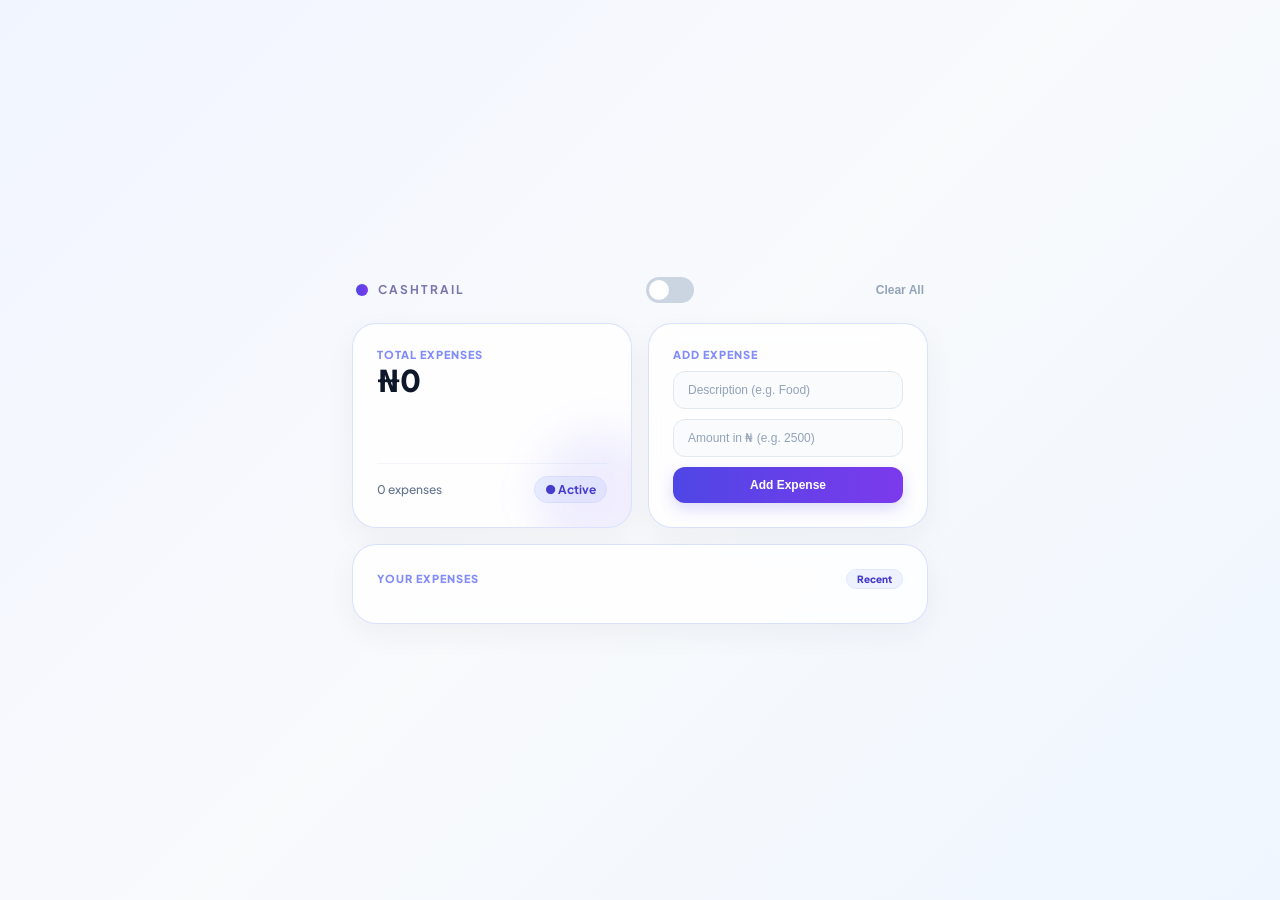
<file: index.html>
<!DOCTYPE html> 
<html lang="en">
    <head>
        <meta charset="UTF-8">
        <meta name="viewport" content="width=device-width, initial-scale=1.0">
        <title>CashTrail: Simple Expense Tracker</title>
        <meta name="description" content="Track your spending in naira. Add expenses, see your total, and keep your data saved on your device.">
        <link rel="preconnect" href="https://fonts.googleapis.com">
        <link rel="preconnect" href="https://fonts.gstatic.com" crossorigin>
        <link href="https://fonts.googleapis.com/css2?family=Plus+Jakarta+Sans:wght@400;500;600;700;800&display=swap" rel="stylesheet">
        <link rel="stylesheet" href="./style.css">
        <link rel="icon" href="./Image/Glossy Cashtrail Expense Tracker Logo.png">
        <meta property="og:title" content="CashTrail: Simple Expense Tracker">
        <meta property="og:description" content="Track your spending in naira. Add expenses, see your total, and keep your data saved on your device.">
        <meta property="og:site_name" content="CashTrail">
        <meta property="og:type" content="website">
        <script type="application/ld+json">
        {
        "@context": "https://schema.org",
        "@type": "WebSite",
        "name": "CashTrail",
        "url": "https://kora-cashtrail.vercel.app/"
        }
</script>
    </head>
    <body>
        <main class="container">
            <header class="head">
                <div class="brand">
                    <span class="brand-dot"></span>
                    <h1>CashTrail</h1>
                </div>
                <label class="theme-switch">
                    <input type="checkbox" id="theme-toggle">
                    <span class="slider"></span>
                </label>
                <button class="clear-btn">Clear All</button>
            </header>
        <section class="top-grid">
           <div class="card total-card">
                <div class="card-glow"></div>
                <div>
                    <span class="label">Total Expenses</span>
                    <h2 class="total-expenses">₦0</h2>
                </div>
                <div class="card-footer">
                    <span class="expense-count"> 0 expenses</span>
                    <span class="active">● Active</span>
                </div>
           </div>
           <div class="card add-card">
                <h3 class="label">Add Expense</h3>

                <form>
                    <input type="text" required placeholder="Description (e.g. Food)">
                    <input type="number"  min="1" required placeholder="Amount in ₦ (e.g. 2500)">
                    <button type="submit" class="add-btn">Add Expense</button>
                </form>
            </div> 
        </section>  
        <section class="card expenses-card">
             <div class="list-header">
                <h3 class="label">Your Expenses</h3>
                <span class="recent">Recent</span>
            </div>
            <div class="expense-list">
                
                
            </div>
            <div class="empty-state">
                <div class="empty-icon">□</div>
                <p>No expenses added yet.</p>
            </div>
            <div class="empty-state">
                <div class="empty-icon">□</div>
                <p>No expenses added yet.</p>
            </div>
        </section>  
        </main>
        <script src="./script.js"></script>
    </body>
</html>
</file>
<file: style.css>
* {
    margin: 0;
    padding: 0;
    box-sizing: border-box;
}
body {
    font-family: "Plus Jakarta Sans", sans-serif;
    background: linear-gradient(135deg, #f1f5ff, #f8fafc, #eff6ff);
    color: #0f172a;
    min-height: 100vh;
    display: flex;
    justify-content: center;
    align-items: center;
    padding: 24px;
}
body.dark {
    background: black!important;
}
.head {
    display: flex;
    justify-content: space-between;
    align-items: center;
    margin-bottom: 20px;
    padding: 0 4px;
}
.container {
    width: 100%;
    max-width: 576px;
}
.brand {
    display: flex;
    align-items: center;
    gap: 10px;
}
.brand-dot {
    width: 12px;
    height: 12px;
    border-radius: 50%;
    background: linear-gradient(90deg, #4f46e5, #7c3aed);
}

.head h1 {
    font-size: 12px;
    text-transform: uppercase;
    letter-spacing: 2px;
    color: rgba(49, 46, 129, 0.65);
}
.clear-btn {
    border: none;
    background: transparent;
    color: #94a3b8;
    font-size: 12px;
    font-weight: 600;
    cursor: pointer;
}

.clear-btn:hover {
    color: #e11d48;
}
.top-grid {
    display: grid;
    grid-template-columns: 1fr 1fr;
    gap: 16px;
    margin-bottom: 16px;
}

.card {
    background: rgba(255, 255, 255, 0.82);
    border: 1px solid rgba(199, 210, 254, 0.65);
    border-radius: 24px;
    box-shadow: 0 10px 30px rgba(30, 41, 59, 0.05);
    backdrop-filter: blur(10px);
}

.total-card {
    min-height: 192px;
    padding: 24px;
    display: flex;
    flex-direction: column;
    justify-content: space-between;
    position: relative;
    overflow: hidden;
}
.head {
    display:flex;
    justify-content: space-between;
}
.label {
  display: block;
  font-size: 11px;
  font-weight: 800;
  color: #818cf8;
  text-transform: uppercase;
  letter-spacing: 1px;
}
.total-card h2 {
    margin-top: 4pxx;
    font-size: 30px;
    font-weight: 800;
}
.card-footer {
  display: flex;
  justify-content: space-between;
  align-items: center;
  padding-top: 12px;
  border-top: 1px solid #f1f5f9;
  font-size: 12px;
  color: #64748b;
  font-weight: 500;
}

.active {
  color: #4338ca;
  background: #eef2ff;
  border: 1px solid #e0e7ff;
  border-radius: 999px;
  padding: 5px 10px;
  font-weight: 700;
}
.card-glow {
  position: absolute;
  width: 128px;
  height: 128px;
  right: -32px;
  bottom: -32px;
  border-radius: 50%;
  background: linear-gradient(
    135deg,
    rgba(99, 102, 241, 0.1),
    rgba(139, 92, 246, 0.1)
  );
  filter: blur(18px);
}
.card-footer {
  display: flex;
  justify-content: space-between;
  align-items: center;
  padding-top: 12px;
  border-top: 1px solid #f1f5f9;
  font-size: 12px;
  color: #64748b;
  font-weight: 500;
}
form {
    display:flex;
    flex-direction: column;
    gap:10px;
    margin-top: 10px;
}
.add-card {
    min-height: 192px;
    padding: 24px;
    display: flex;
    flex-direction: column;
    justify-content: space-between;
    position: relative;
    overflow: hidden;
}
.add-card input {
    width: 100%;
    border: 1px solid #e2e8f0;
    background: rgba(248, 250, 252, 0.8);
    border-radius: 12px;
    padding: 11px 14px;
    outline: none;
    font-size: 12px;
    color: #0f172a;
}
.add-btn {
    border: none;
    border-radius: 12px;
    padding: 11px;
    background: linear-gradient(90deg, #4f46e5, #7c3aed);
    color: white;
    font-size: 12px;
    font-weight: 800;
    cursor: pointer;
    box-shadow: 0 6px 15px rgba(79, 70, 229, 0.2);
}    
.add-btn:hover {
    filter: brightness(0.95);
}
.expenses-card {
     padding: 24px;
}

.list-header {
    display: flex;
    justify-content: space-between;
    align-items: center;
}
.recent {
    font-size: 10px;
    font-weight: 800;
    color: #4338ca;
    background: #eef2ff;
    border: 1px solid #e0e7ff;
    border-radius: 999px;
    padding: 3px 10px;
}

.expense-list {
    margin-top: 10px;
}
.expense {
    display: flex;
    justify-content: space-between;
    align-items: center;
    padding: 13px 12px;
    border-bottom: 1px solid #f1f5f9;
    font-size: 12px;
    font-weight: 600;
}

.expense:hover {
     background: rgba(238, 242, 255, 0.45);
    border-radius: 12px;
}

.expense div {
    display: flex;
    align-items: center;
    gap: 14px;
}

.expense strong {
    font-weight: 800;
}
.delete-btn {
    border: none;
    background: transparent;
    color: #cbd5e1;
    font-size: 18px;
    cursor: pointer;
}

.delete-btn:hover {
    color: #e11d48;
}

.empty-state {
    display: none;
    text-align: center;
    padding: 32px 0;
    color: #94a3b8;
    font-size: 12px;
}

.empty-icon {
    width: 40px;
    height: 40px;
    margin: 0 auto 8px;
    border-radius: 16px;
    display: flex;
    align-items: center;
    justify-content: center;
    background: #eef2ff;
    color: #818cf8;
}
.add-card input::placeholder {
    color: #94a3b8;
}

.add-card input:focus {
    border-color: #4f46e5;
    background: white;
    box-shadow: 0 0 0 4px rgba(99, 102, 241, 0.1);
}
.empty-state {
    display: none;
    text-align: center;
    padding: 32px 0;
    color: #94a3b8;
    font-size: 12px;
}

.empty-icon {
    width: 40px;
    height: 40px;
    margin: 0 auto 8px;
    border-radius: 16px;
    display: flex;
    align-items: center;
    justify-content: center;
    background: #eef2ff;
    color: #818cf8;
}
@media (max-width: 600px) {
  body {
    padding: 16px;
  }

  .top-grid {
    grid-template-columns: 1fr;
  }

  .total-card {
    min-height: 170px;
  }
}
.theme-switch {
    position: relative;
    display: inline-block;
    width: 48px;
    height: 26px;
}

.theme-switch input {
    opacity: 0;
    width: 0;
    height: 0;
}

.slider {
    position: absolute;
    inset: 0;
    background: #cbd5e1;
    border-radius: 999px;
    cursor: pointer;
    transition: 0.3s;
}

.slider::before {
    content: "";
    position: absolute;
    width: 20px;
    height: 20px;
    left: 3px;
    top: 3px;
    background: white;
    border-radius: 50%;
    transition: 0.3s;
}

.theme-switch input:checked + .slider {
    background: #4f56e5;
}

.theme-switch input:checked + .slider::before {
    transform: translateX(22px);
}

body.dark .card {
    background: rgba(30, 41, 59, 0.85);
    border-color: rgba(71, 85, 105, 0.6);
}
body.dark .add-card input::placeholder {
    color: #94a3b8;
}
body.dark .add-card input {
    background: #1e293b;
    border-color: #475569;
    color: #f8fafc;
}
body.dark {
    color: #f8fafc;
}
body.dark .card-footer,
body.dark .clear-btn {
    color: #94a3b8;
}
body.dark .expense {
    border-color: #334155;
}
body.dark .card {
    border-color: #334155;
}
body.dark .clear-btn {
    color: #94a3b8;
}

body.dark .clear-btn:hover {
    color: #f87171;
}
body.dark .delete-btn {
    color: #64748b;
}

body.dark .delete-btn:hover {
    color: #f87171;
}
</file>
